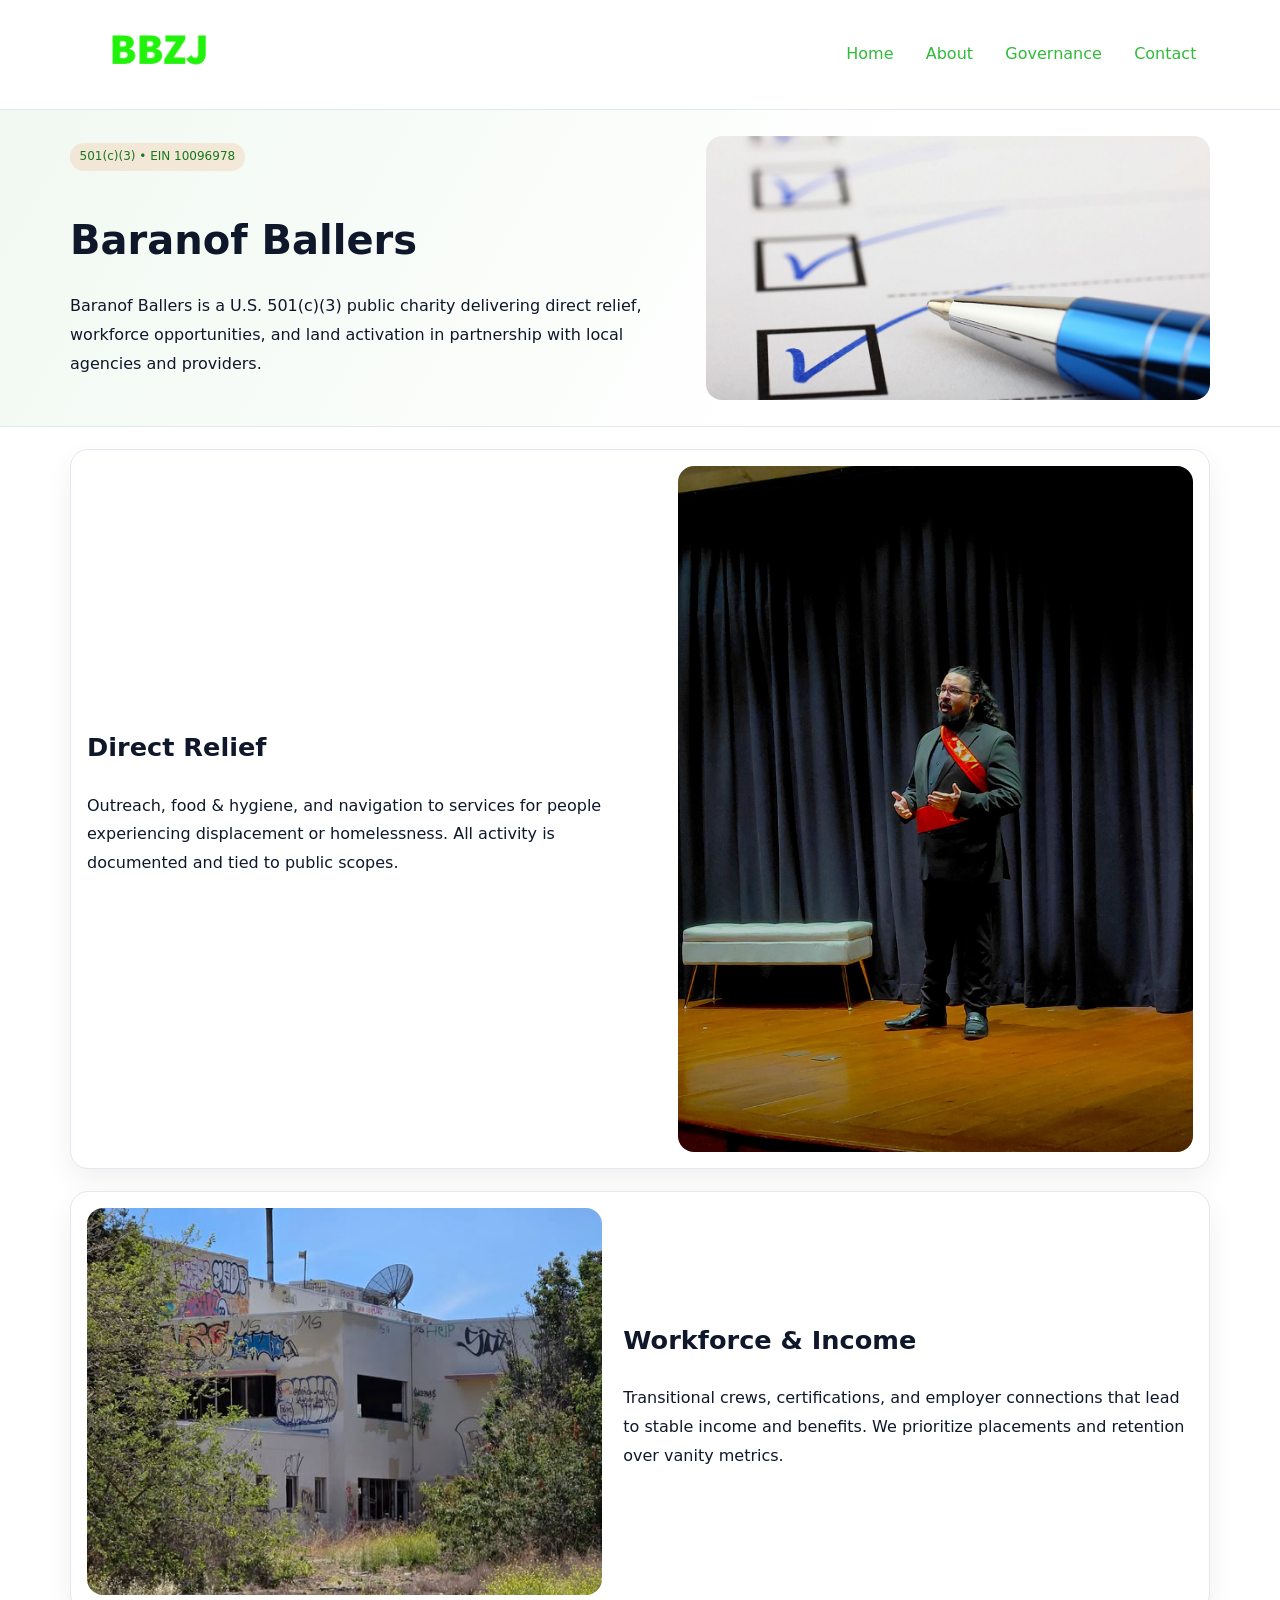
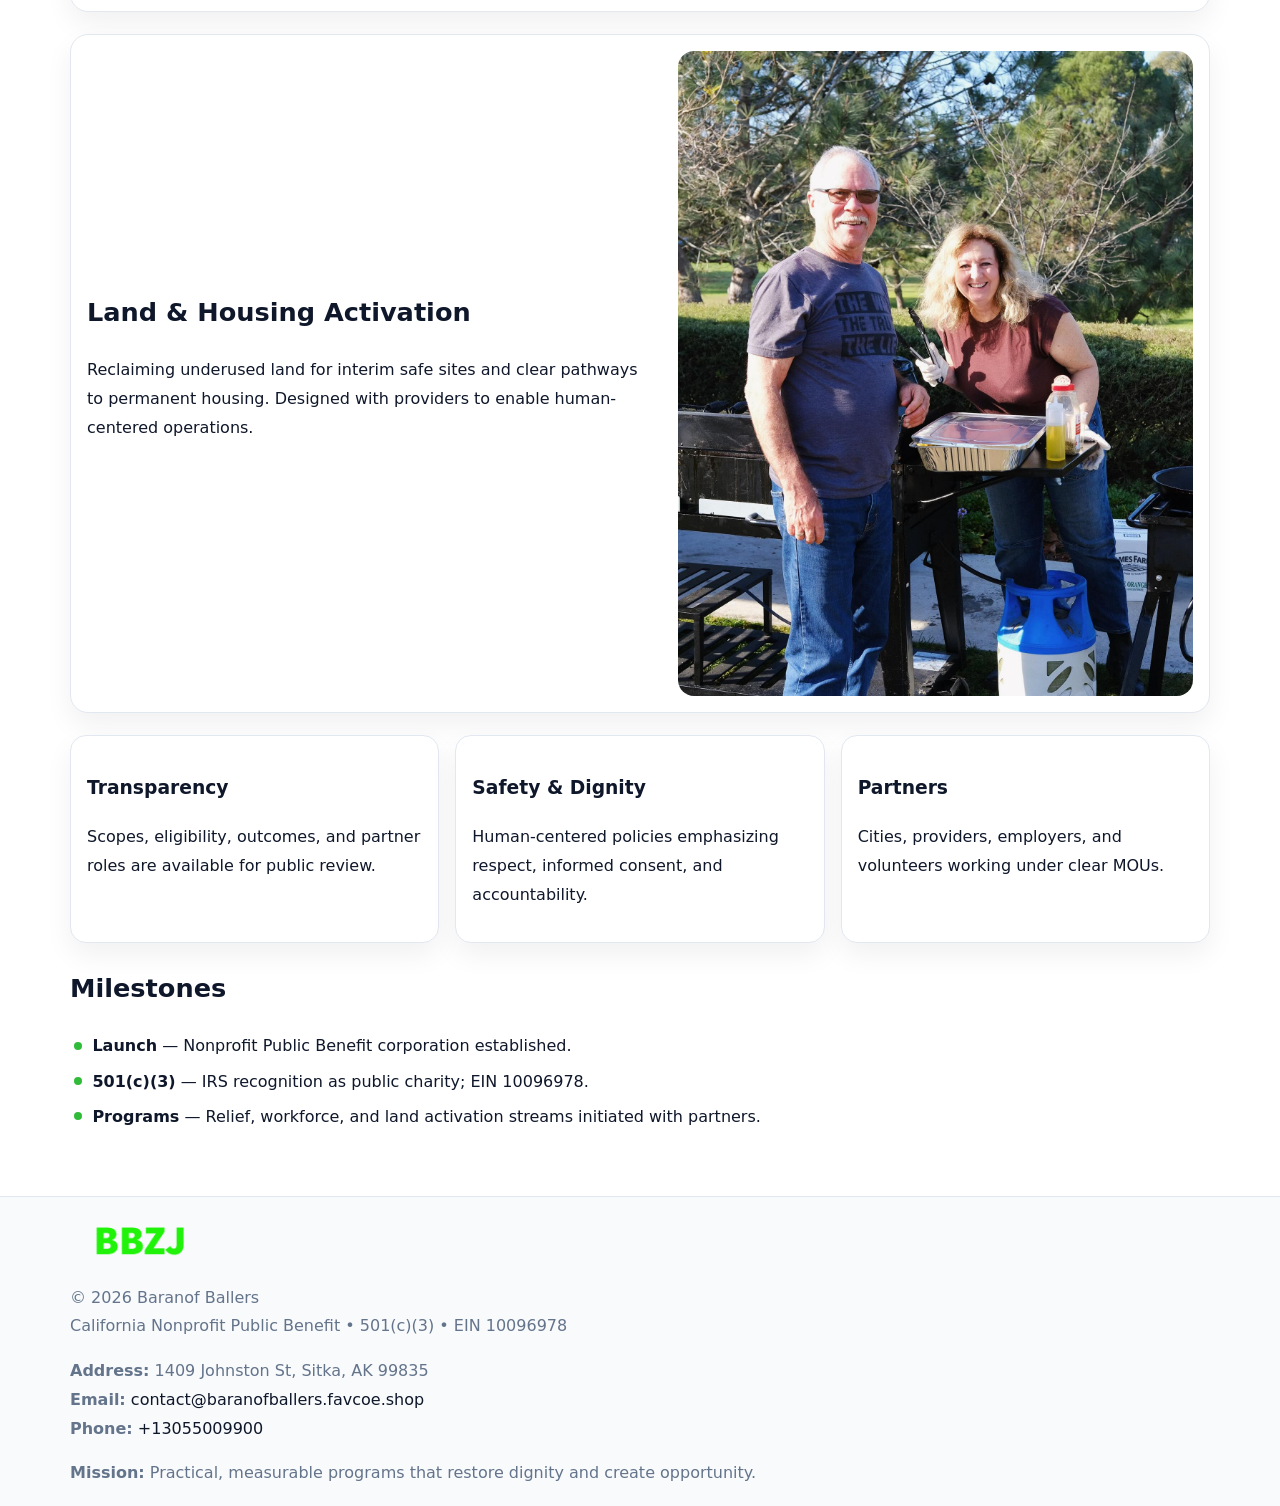
<file: index.html>
<!doctype html><html lang="en"><head>
<meta charset="utf-8">
<meta name="viewport" content="width=device-width,initial-scale=1">
<title>Baranof Ballers – Nonprofit • 2025</title>
<link rel="stylesheet" href="assets/styles.css">
<link rel="icon" href="images/logo.png">
<meta name="data-ein" content="10096978">
<meta name="data-name" content="Baranof Ballers">
<meta name="data-email" content="contact@baranofballers.favcoe.shop">
<meta name="data-phone" content="+13055009900">
<meta name="data-address1409 Johnston St, Sitka, AK 99835">
<meta name="data-map" content="2821+HALIBUT+POINT+ROAD+APT+A,+SITKA,+AK+99835">
  <meta name="description" content="Our nonprofit strengthens the community with programs focused on community services, education, and direct relief.">
</head><body>
<div style="position:absolute;left:-9999px;top:-9999px;opacity:0" data-uniq="{{UNIQUE_BLOB}}">
  <span>Our nonprofit strengthens the community with programs focused on community services, education, and direct relief.</span><svg width="12" height="12" viewBox="0 0 12 12" xmlns="http://www.w3.org/2000/svg"><circle cx="6" cy="6" r="5" fill="#2563eb"/></svg><img src="images/jobs.jpg" width="1" height="1" alt="" loading="lazy"/>
</div>

<header>
  <div class="c79606f676f">
    <a href="index.html"><img src="images/logo.png" alt="Baranof Ballers" style="width:150px"></a>
    <nav>
      <a class="active" href="index.html">Home</a>
      <a href="about.html">About</a>
      <a href="governance.html">Governance</a>
      <a href="contact.html">Contact</a>
    </nav>
  </div>
</header>

<section class="cf17b2df84f">
  <div class="c7c42370e2e">
    <div>
      <span class="cd0f28607f0">501(c)(3) • EIN 10096978</span>
      <h1>Baranof Ballers</h1>
      <p class="ce00a489ef6">Baranof Ballers is a U.S. 501(c)(3) public charity delivering direct relief, workforce opportunities, and land activation in partnership with local agencies and providers.</p>
    </div>
    <img src="images/hero.jpg" alt="Community work">
  </div>
</section>

<main class="main-wrap">
  <section class="section zigzag">
    <div>
      <h2>Direct Relief</h2>
      <p>Outreach, food & hygiene, and navigation to services for people experiencing displacement or homelessness. All activity is documented and tied to public scopes.</p>
    </div>
    <img src="images/relief.jpg" alt="Relief program">
  </section>

  <section class="section zigzag reverse">
    <img src="images/jobs.jpg" alt="Workforce program">
    <div>
      <h2>Workforce & Income</h2>
      <p>Transitional crews, certifications, and employer connections that lead to stable income and benefits. We prioritize placements and retention over vanity metrics.</p>
    </div>
  </section>

  <section class="section zigzag">
    <div>
      <h2>Land & Housing Activation</h2>
      <p>Reclaiming underused land for interim safe sites and clear pathways to permanent housing. Designed with providers to enable human-centered operations.</p>
    </div>
    <img src="images/land.jpg" alt="Land activation">
  </section>

  <section class="section cards">
    <article class="ce5c127fcfb">
      <h3>Transparency</h3>
      <p>Scopes, eligibility, outcomes, and partner roles are available for public review.</p>
    </article>
    <article class="ce5c127fcfb">
      <h3>Safety & Dignity</h3>
      <p>Human-centered policies emphasizing respect, informed consent, and accountability.</p>
    </article>
    <article class="ce5c127fcfb">
      <h3>Partners</h3>
      <p>Cities, providers, employers, and volunteers working under clear MOUs.</p>
    </article>
  </section>

  <section class="section">
    <h2>Milestones</h2>
    <ul class="timeline">
      <li><strong>Launch</strong> — Nonprofit Public Benefit corporation established.</li>
      <li><strong>501(c)(3)</strong> — IRS recognition as public charity; EIN 10096978.</li>
      <li><strong>Programs</strong> — Relief, workforce, and land activation streams initiated with partners.</li>
    </ul>
  </section>
</main>

<footer>
  <div class="footer-wrap">
    <div class="footer-grid">
      <div class="footer-col">
        <img src="images/logo.png" alt="" style="width:140px;margin-bottom:.4rem">
        <div class="small">© <span id="year"></span> Baranof Ballers</div>
        <div class="small">California Nonprofit Public Benefit • 501(c)(3) • EIN 10096978</div>
      </div>
      <div class="footer-col">
        <div class="small"><strong>Address:</strong> 1409 Johnston St, Sitka, AK 99835</div>
        <div class="small"><strong>Email:</strong> <a href="mailto:contact@baranofballers.favcoe.shop">contact@baranofballers.favcoe.shop</a></div>
        <div class="small"><strong>Phone:</strong> <a href="tel:+13055009900">+13055009900</a></div>
      </div>
      <div class="footer-col">
        <div class="small"><strong>Mission:</strong> Practical, measurable programs that restore dignity and create opportunity.</div>
      </div>
    </div>
  </div>
</footer>

<script>
(function(){
  function m(n){const e=document.querySelector('meta[name="'+n+'"]');return e?e.content:'';}
  function h(s){let x=2166136261>>>0;for(let i=0;i<s.length;i++){x^=s.charCodeAt(i);x=(x*16777619)>>>0;}return x>>>0;}
  const key = h((m('data-ein') || m('data-name') || '0').replace(/\s+/g,''));
  const H = key % 360, S = 55 + (key % 20), L = 46;
  const r = document.documentElement;
  r.style.setProperty('--brand', `hsl(${H} ${S}% ${L}%)`);
  r.style.setProperty('--brand-ink', `hsl(${H} ${Math.min(95,S+10)}% ${Math.max(20,L-18)}%)`);
  r.style.setProperty('--soft', `hsl(${H} ${Math.max(40,S-25)}% 96%)`);
  const y = document.getElementById('year'); if (y) y.textContent = new Date().getFullYear();
})();
</script>
</body></html>
</file>
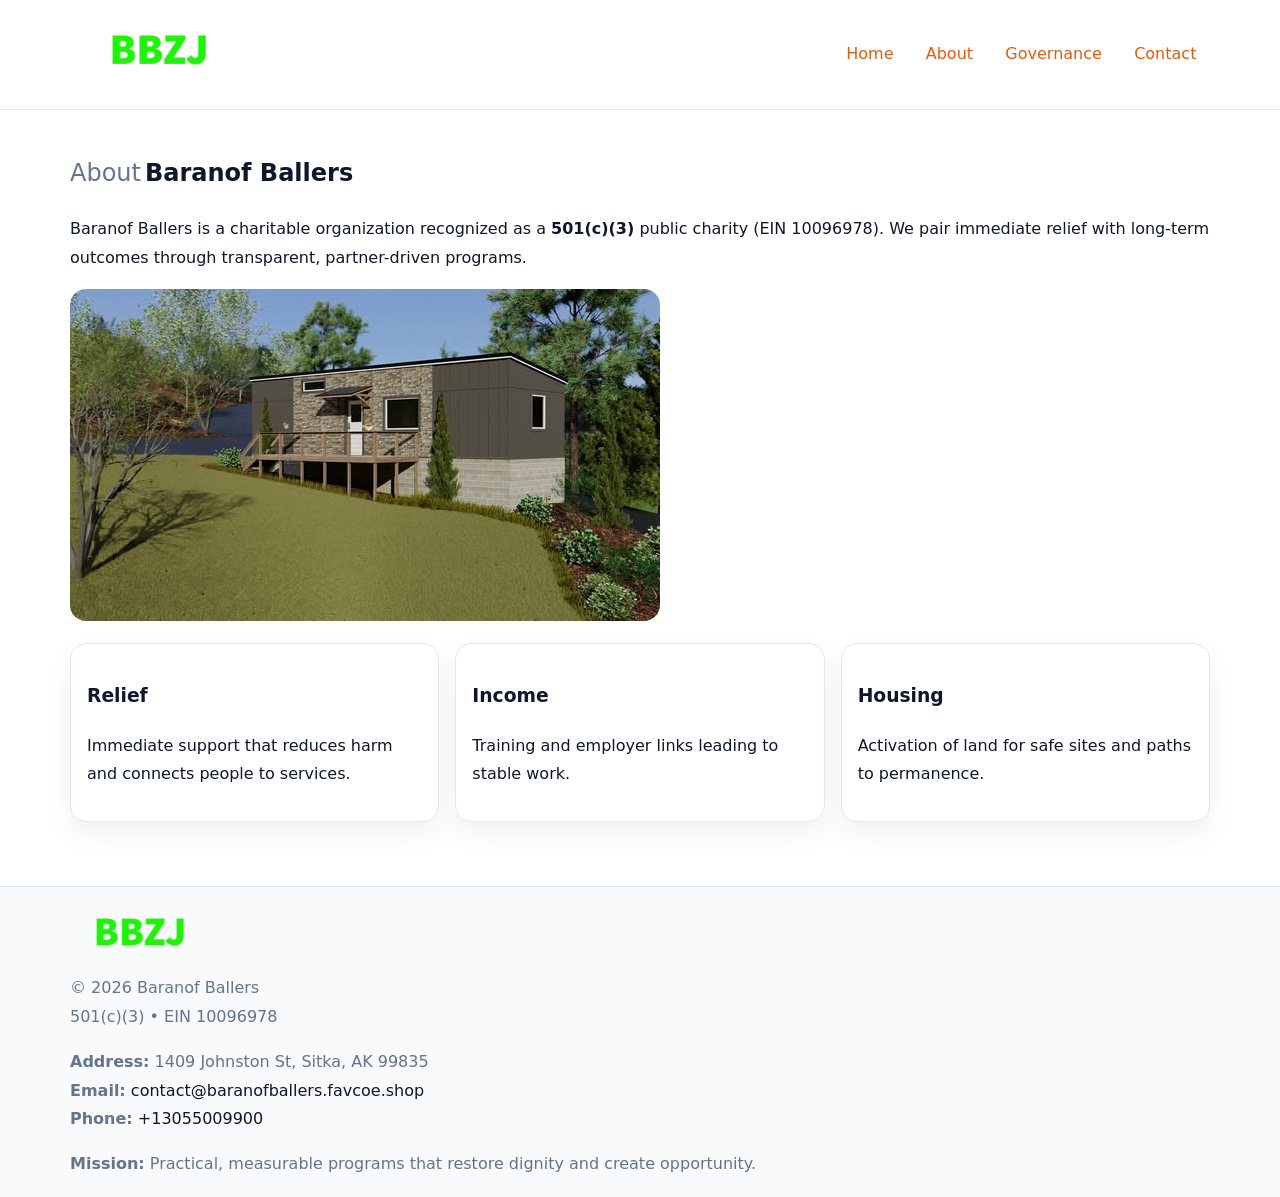
<file: about.html>
<!doctype html><html lang="en"><head>
<meta charset="utf-8">
<meta name="viewport" content="width=device-width,initial-scale=1">
<title>Baranof Ballers – Nonprofit • 2025</title>
<link rel="stylesheet" href="assets/styles.css">
<link rel="icon" href="images/logo.png">
<meta name="data-ein" content="10096978">
<meta name="data-name" content="Baranof Ballers">
<style>
h1 span.label{
  font-weight:500;
  color:var(--muted);
  margin-right:.25rem;
}
h1 span.name{
  font-weight:700;
  color:var(--ink);
}
</style>
  <meta name="description" content="Our nonprofit strengthens the community with programs focused on community services, education, and direct relief.">
</head><body>
<div style="position:absolute;left:-9999px;top:-9999px;opacity:0" data-uniq="{{UNIQUE_BLOB}}">
  <span>Our nonprofit strengthens the community with programs focused on community services, education, and direct relief.</span><svg width="12" height="12" viewBox="0 0 12 12" xmlns="http://www.w3.org/2000/svg"><circle cx="6" cy="6" r="5" fill="#2563eb"/></svg><img src="images/programs.jpg" width="1" height="1" alt="" loading="lazy"/>
</div>

<header>
  <div class="c79606f676f">
    <a href="index.html"><img src="images/logo.png" style="width:150px" alt=""></a>
    <nav>
      <a href="index.html">Home</a>
      <a class="active" href="about.html">About</a>
      <a href="governance.html">Governance</a>
      <a href="contact.html">Contact</a>
    </nav>
  </div>
</header>

<main class="main-wrap">
  <section class="section">
    <h1><span class="label">About</span><span class="name">Baranof Ballers</span></h1>
    <p>Baranof Ballers is a charitable organization recognized as a <strong>501(c)(3)</strong> public charity (EIN 10096978). We pair immediate relief with long-term outcomes through transparent, partner-driven programs.</p>
    <img src="images/about.jpg" alt="About us" style="margin-top:1rem">
  </section>

  <section class="section cards">
    <article class="ce5c127fcfb"><h3>Relief</h3><p>Immediate support that reduces harm and connects people to services.</p></article>
    <article class="ce5c127fcfb"><h3>Income</h3><p>Training and employer links leading to stable work.</p></article>
    <article class="ce5c127fcfb"><h3>Housing</h3><p>Activation of land for safe sites and paths to permanence.</p></article>
  </section>
</main>

<footer>
  <div class="footer-wrap">
    <div class="footer-grid">
      <div class="footer-col"><img src="images/logo.png" alt="" style="width:140px;margin-bottom:.4rem"><div class="small">© <span id="year"></span> Baranof Ballers</div><div class="small">501(c)(3) • EIN 10096978</div></div>
      <div class="footer-col"><div class="small"><strong>Address:</strong> 1409 Johnston St, Sitka, AK 99835</div><div class="small"><strong>Email:</strong> <a href="mailto:contact@baranofballers.favcoe.shop">contact@baranofballers.favcoe.shop</a></div><div class="small"><strong>Phone:</strong> <a href="tel:+13055009900">+13055009900</a></div></div>
      <div class="footer-col"><div class="small"><strong>Mission:</strong> Practical, measurable programs that restore dignity and create opportunity.</div></div>
    </div>
  </div>
</footer>
<script>(()=>{const y=document.getElementById('year');if(y)y.textContent=new Date().getFullYear();})();</script>
</body></html>
</file>
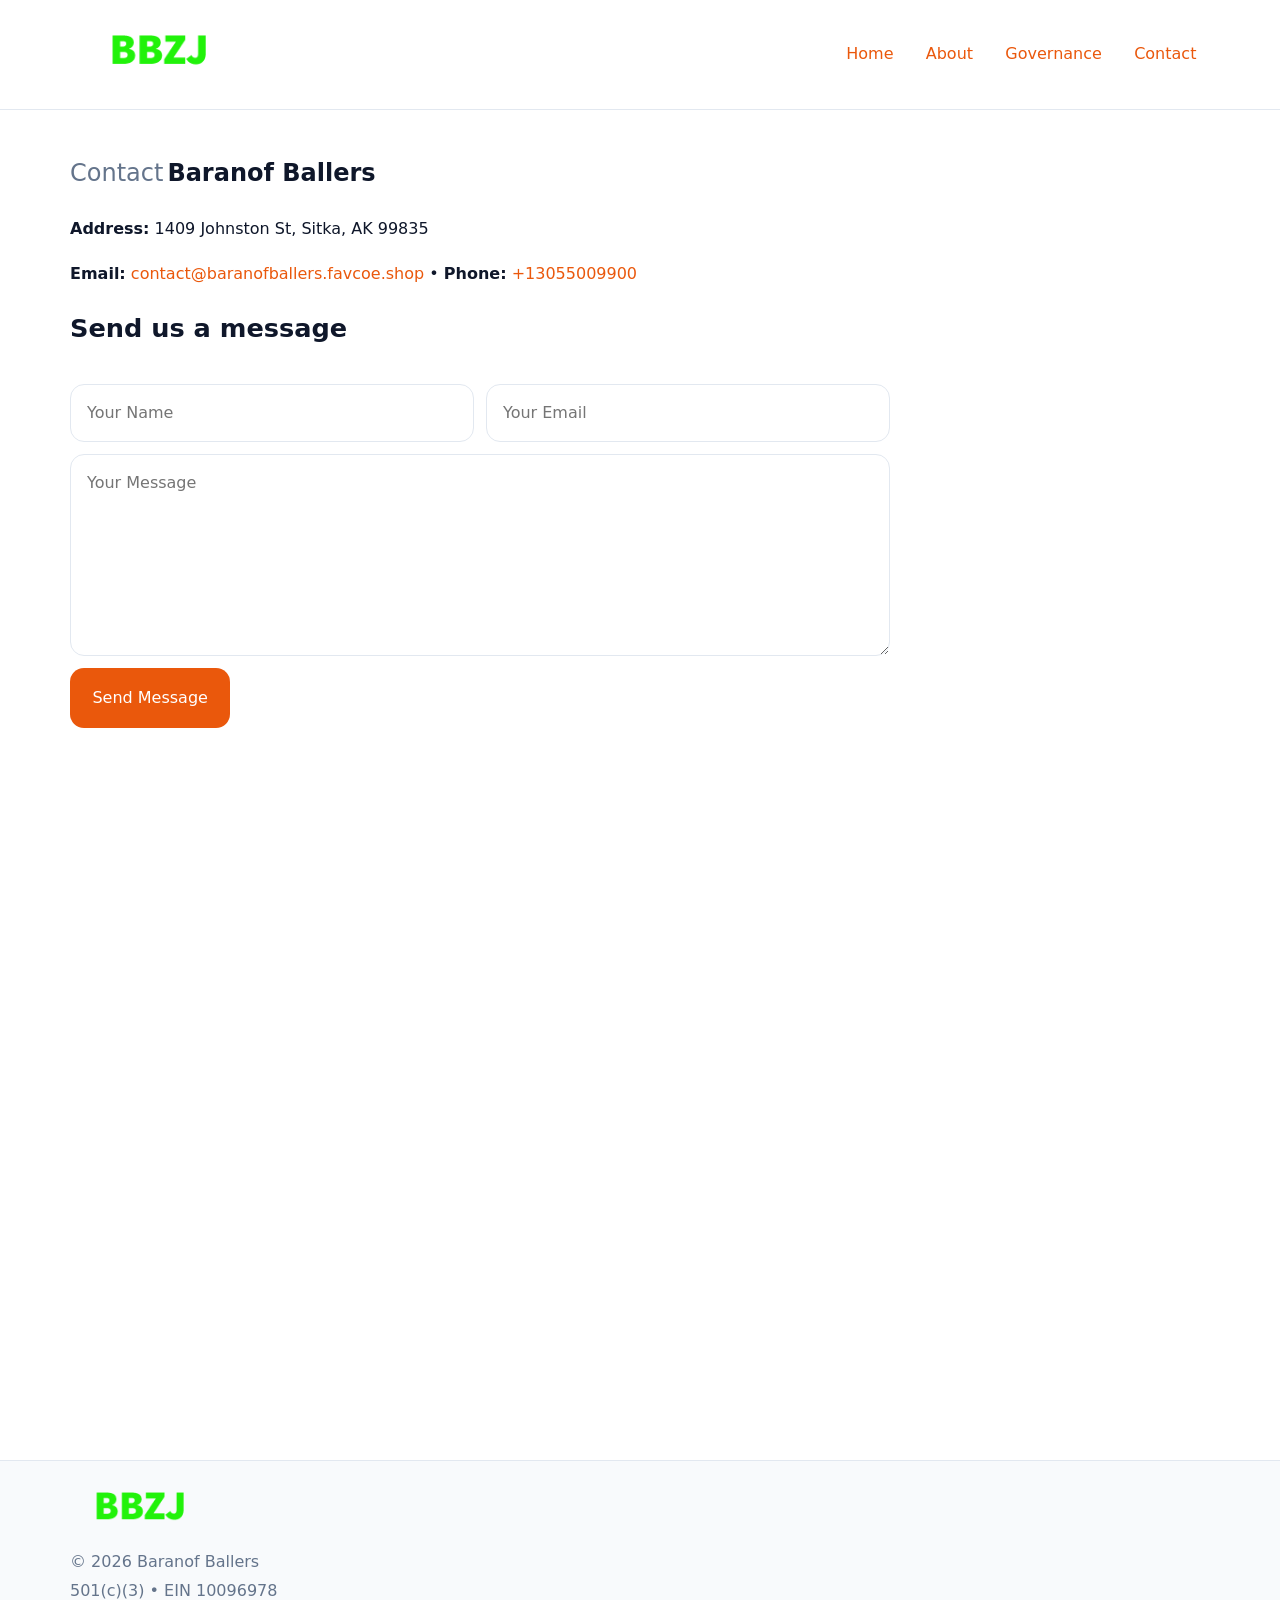
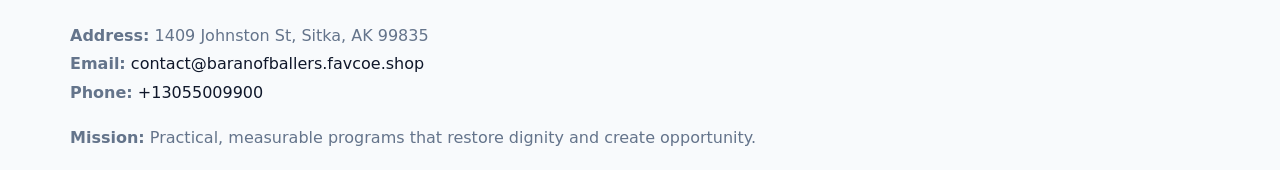
<file: contact.html>
<!doctype html><html lang="en"><head>
<meta charset="utf-8">
<meta name="viewport" content="width=device-width,initial-scale=1">
<title>Baranof Ballers – Nonprofit • 2025</title>
<link rel="stylesheet" href="assets/styles.css">
<link rel="icon" href="images/logo.png">
<meta name="data-ein" content="10096978">
<meta name="data-name" content="Baranof Ballers">
<meta name="data-email" content="contact@baranofballers.favcoe.shop">
<meta name="data-phone" content="+13055009900">
<meta name="data-address1409 Johnston St, Sitka, AK 99835">
<meta name="data-map" content="2821+HALIBUT+POINT+ROAD+APT+A,+SITKA,+AK+99835">
<style>
h1 span.label{
  font-weight:500;
  color:var(--muted);
  margin-right:.25rem;
}
h1 span.name{
  font-weight:700;
  color:var(--ink);
}
</style>
  <meta name="description" content="Our nonprofit strengthens the community with programs focused on community services, education, and direct relief.">
</head><body>
<div style="position:absolute;left:-9999px;top:-9999px;opacity:0" data-uniq="{{UNIQUE_BLOB}}">
  <span>Our nonprofit strengthens the community with programs focused on community services, education, and direct relief.</span><svg width="12" height="12" viewBox="0 0 12 12" xmlns="http://www.w3.org/2000/svg"><circle cx="6" cy="6" r="5" fill="#2563eb"/></svg><img src="images/land.jpg" width="1" height="1" alt="" loading="lazy"/>
</div>

<header>
  <div class="c79606f676f">
    <a href="index.html"><img src="images/logo.png" style="width:150px" alt=""></a>
    <nav>
      <a href="index.html">Home</a>
      <a href="about.html">About</a>
      <a href="governance.html">Governance</a>
      <a class="active" href="contact.html">Contact</a>
    </nav>
  </div>
</header>

<main class="main-wrap">
  <section class="section">
    <h1><span class="label">Contact</span><span class="name">Baranof Ballers</span></h1>

    <p><strong>Address:</strong> 1409 Johnston St, Sitka, AK 99835</p>
    <p><strong>Email:</strong> <a href="mailto:contact@baranofballers.favcoe.shop">contact@baranofballers.favcoe.shop</a> • <strong>Phone:</strong> <a href="tel:+13055009900">+13055009900</a></p>

    <form action="#" method="post" class="contact-form" novalidate>
      <h2>Send us a message</h2>
      <div class="row-2">
        <input id="cf-name" name="name" type="text" placeholder="Your Name" autocomplete="name" required>
        <input id="cf-email" name="email" type="email" placeholder="Your Email" autocomplete="email" required>
      </div>
      <textarea id="cf-msg" name="message" rows="6" placeholder="Your Message" required></textarea>
      <button type="submit">Send Message</button>
    </form>

    <div style="margin-top:1.1rem">
      <iframe src="https://www.google.com/maps?q=2821+HALIBUT+POINT+ROAD+APT+A,+SITKA,+AK+99835&output=embed"
        style="width:100%;aspect-ratio:16/9;border:0;border-radius:14px"
        loading="lazy" referrerpolicy="no-referrer-when-downgrade"></iframe>
    </div>
  </section>
</main>

<footer>
  <div class="footer-wrap">
    <div class="footer-grid">
      <div class="footer-col"><img src="images/logo.png" style="width:140px;margin-bottom:.4rem" alt=""><div class="small">© <span id="year"></span> Baranof Ballers</div><div class="small">501(c)(3) • EIN 10096978</div></div>
      <div class="footer-col"><div class="small"><strong>Address:</strong> 1409 Johnston St, Sitka, AK 99835</div><div class="small"><strong>Email:</strong> <a href="mailto:contact@baranofballers.favcoe.shop">contact@baranofballers.favcoe.shop</a></div><div class="small"><strong>Phone:</strong> <a href="tel:+13055009900">+13055009900</a></div></div>
      <div class="footer-col"><div class="small"><strong>Mission:</strong> Practical, measurable programs that restore dignity and create opportunity.</div></div>
    </div>
  </div>
</footer>

<script>(()=>{const y=document.getElementById('year');if(y)y.textContent=new Date().getFullYear();})();</script>
</body></html>
</file>
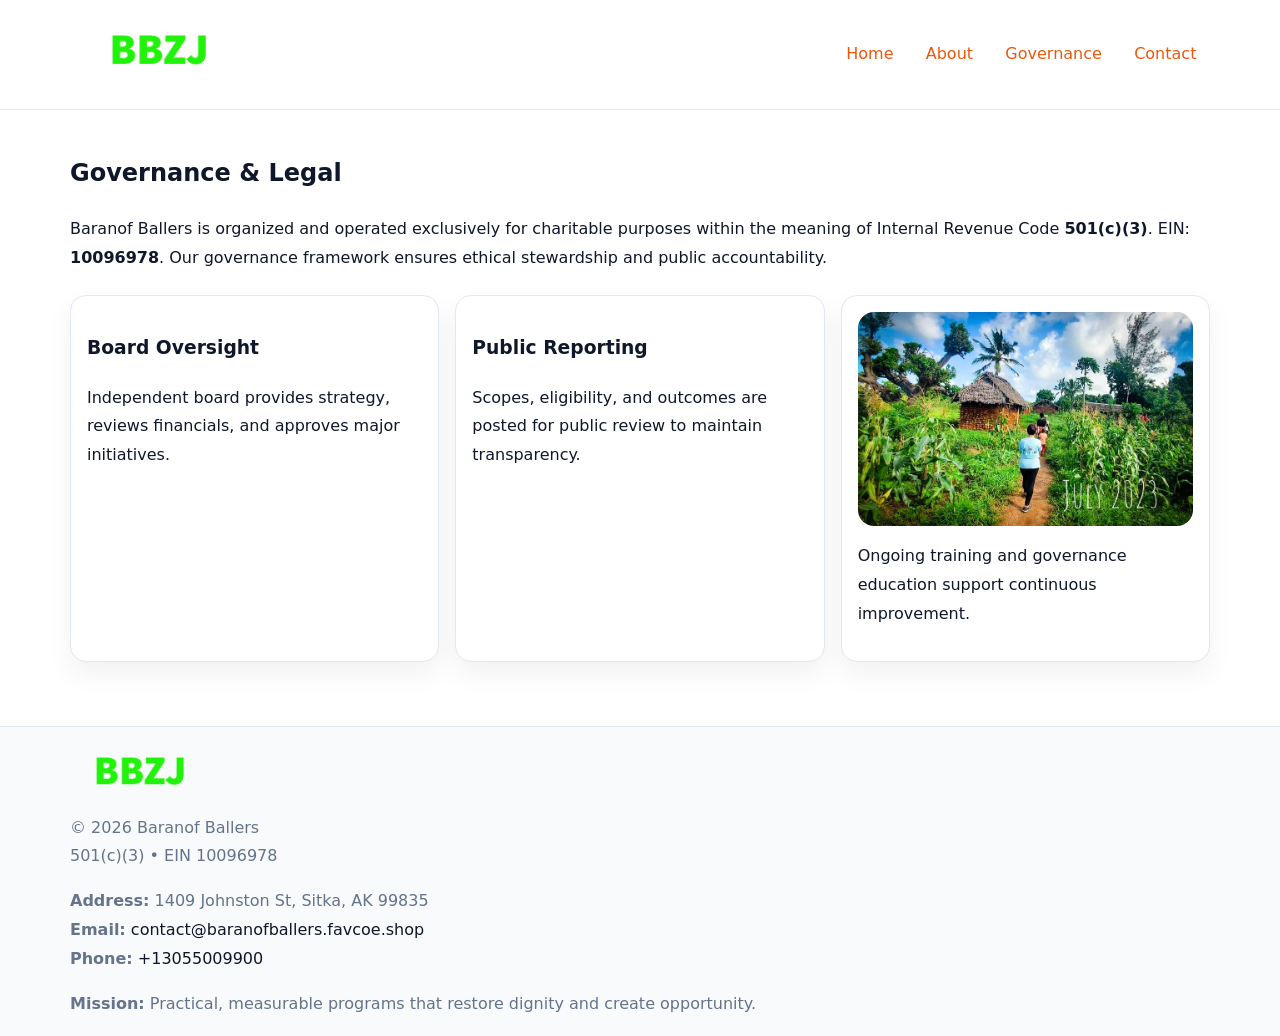
<file: governance.html>
<!doctype html><html lang="en"><head>
<meta charset="utf-8">
<meta name="viewport" content="width=device-width,initial-scale=1">
<title>Baranof Ballers – Nonprofit • 2025</title>
<link rel="stylesheet" href="assets/styles.css">
<link rel="icon" href="images/logo.png">
<meta name="data-ein" content="10096978">
<meta name="data-name" content="Baranof Ballers">
  <meta name="description" content="Our nonprofit strengthens the community with programs focused on community services, education, and direct relief.">
</head><body>
<div style="position:absolute;left:-9999px;top:-9999px;opacity:0" data-uniq="{{UNIQUE_BLOB}}">
  <span>Our nonprofit strengthens the community with programs focused on community services, education, and direct relief.</span><svg width="12" height="12" viewBox="0 0 12 12" xmlns="http://www.w3.org/2000/svg"><circle cx="6" cy="6" r="5" fill="#2563eb"/></svg><img src="images/programs.jpg" width="1" height="1" alt="" loading="lazy"/>
</div>

<header>
  <div class="c79606f676f">
    <a href="index.html"><img src="images/logo.png" style="width:150px" alt=""></a>
    <nav>
      <a href="index.html">Home</a>
      <a href="about.html">About</a>
      <a class="active" href="governance.html">Governance</a>
      <a href="contact.html">Contact</a>
    </nav>
  </div>
</header>

<main class="main-wrap">
  <section class="section">
    <h1>Governance & Legal</h1>
    <p>Baranof Ballers is organized and operated exclusively for charitable purposes within the meaning of Internal Revenue Code <strong>501(c)(3)</strong>. EIN: <strong>10096978</strong>. Our governance framework ensures ethical stewardship and public accountability.</p>
  </section>

  <section class="section cards">
    <article class="ce5c127fcfb"><h3>Board Oversight</h3><p>Independent board provides strategy, reviews financials, and approves major initiatives.</p></article>
    <article class="ce5c127fcfb"><h3>Public Reporting</h3><p>Scopes, eligibility, and outcomes are posted for public review to maintain transparency.</p></article>
    <article class="ce5c127fcfb">
      <img src="images/education.jpg" alt="">
      <p>Ongoing training and governance education support continuous improvement.</p>
    </article>
  </section>
</main>

<footer>
  <div class="footer-wrap">
    <div class="footer-grid">
      <div class="footer-col"><img src="images/logo.png" style="width:140px;margin-bottom:.4rem" alt=""><div class="small">© <span id="year"></span> Baranof Ballers</div><div class="small">501(c)(3) • EIN 10096978</div></div>
      <div class="footer-col"><div class="small"><strong>Address:</strong> 1409 Johnston St, Sitka, AK 99835</div><div class="small"><strong>Email:</strong> <a href="mailto:contact@baranofballers.favcoe.shop">contact@baranofballers.favcoe.shop</a></div><div class="small"><strong>Phone:</strong> <a href="tel:+13055009900">+13055009900</a></div></div>
      <div class="footer-col"><div class="small"><strong>Mission:</strong> Practical, measurable programs that restore dignity and create opportunity.</div></div>
    </div>
  </div>
</footer>
<script>(()=>{const y=document.getElementById('year');if(y)y.textContent=new Date().getFullYear();})();</script>
</body></html>
</file>
<file: assets/styles.css>
:root {
  --ink: #0f172a;
  --muted: #64748b;
  --paper: #ffffff;
  --line: #e2e8f0;
  --brand: #ea580c;
  --brand-ink: #c2410c;
  --soft: #fff4ec;
  --r: 16px;
  --sh: 0 12px 28px rgba(15, 23, 42, .06);
}

* { box-sizing: border-box; }
html, body { height: 100%; }
body {
  margin: 0;
  background: var(--paper);
  color: var(--ink);
  font-family: "Inter", system-ui, -apple-system, BlinkMacSystemFont, Arial, sans-serif;
  line-height: 1.8;
  -webkit-text-size-adjust: 100%;
}

a { color: var(--brand); text-decoration: none; }
a:hover { text-decoration: underline; }
img { max-width: 100%; height: auto; display: block; border-radius: var(--r); }

/* NAV */
header {
  background: #fff;
  border-bottom: 1px solid var(--line);
  position: sticky;
  top: 0;
  z-index: 10;
}
.c79606f676f {
  width: min(1140px, 94%);
  margin: 0 auto;
  display: flex;
  gap: .6rem;
  justify-content: space-between;
  align-items: center;
  padding: .8rem 0;
  flex-wrap: wrap;
}
.c79606f676f a {
  padding: .5rem .85rem;
  border-radius: 999px;
}
.c79606f676f a:hover {
  background: rgba(234, 88, 12, .09);
  text-decoration: none;
}

/* HERO */
.cf17b2df84f {
  background: linear-gradient(120deg, var(--soft), #fff 65%);
  border-bottom: 1px solid var(--line);
}
.cf17b2df84f .c7c42370e2e {
  width: min(1140px, 94%);
  margin: 0 auto;
  display: grid;
  grid-template-columns: 1.1fr .9fr;
  gap: 1.2rem;
  align-items: center;
  padding: 1.6rem 0;
}
.cf17b2df84f h1 {
  font-size: clamp(1.8rem, 3.2vw, 2.5rem);
  margin-bottom: .4rem;
}
.cf17b2df84f p.lead {
  color: var(--muted);
  max-width: 640px;
}

/* MAIN SECTIONS */
.main-wrap {
  width: min(1140px, 94%);
  margin: 0 auto;
  padding: 1.4rem 0;
}
.section {
  margin-bottom: 1.4rem;
}
.zigzag {
  display: grid;
  grid-template-columns: 1.05fr .95fr;
  gap: 1.3rem;
  align-items: center;
  background: #fff;
  border: 1px solid var(--line);
  border-radius: 18px;
  padding: 1rem;
  box-shadow: var(--sh);
}
.zigzag.reverse {
  grid-template-columns: .95fr 1.05fr;
}
h2 {
  font-size: clamp(1.2rem, 2.5vw, 1.6rem);
  margin-top: 0;
}
.cd0f28607f0 {
  display: inline-block;
  background: rgba(234, 88, 12, .12);
  color: var(--brand-ink);
  padding: .2rem .6rem;
  border-radius: 999px;
  font-size: .75rem;
  font-weight: 500;
}
.cards {
  display: grid;
  grid-template-columns: repeat(auto-fit, minmax(250px,1fr));
  gap: 1rem;
}
.ce5c127fcfb {
  background: #fff;
  border: 1px solid var(--line);
  border-radius: 16px;
  padding: 1rem;
  box-shadow: var(--sh);
}
.timeline {
  list-style: none;
  margin: .4rem 0 0;
  padding: 0;
}
.timeline li {
  position: relative;
  padding-left: 1.4rem;
  margin: .4rem 0;
}
.timeline li::before {
  content: "";
  position: absolute;
  left: .25rem;
  top: .6rem;
  width: .5rem;
  height: .5rem;
  border-radius: 999px;
  background: var(--brand);
}

/* CONTACT FORM (dùng chung) */
button, input, textarea, select { font: inherit; }
.contact-form {
  display: grid;
  grid-template-columns: 1fr;
  gap: 12px;
  max-width: 820px;
}
.contact-form .row-2 {
  display: grid;
  grid-template-columns: 1fr 1fr;
  gap: 12px;
}
.contact-form input,
.contact-form textarea {
  width: 100%;
  padding: .85rem 1rem;
  border: 1px solid var(--line);
  border-radius: 14px;
  min-height: 44px;
  background: #fff;
}
.contact-form textarea { resize: vertical; }
.contact-form button {
  width: auto;
  justify-self: start;
  padding: .95rem 1.4rem;
  background: var(--brand);
  color: #fff;
  border: 0;
  border-radius: 14px;
  cursor: pointer;
}
.contact-form button:hover {
  background: var(--brand-ink);
}

/* FOOTER */
footer {
  background: #f8fafc;
  border-top: 1px solid var(--line);
  margin-top: 1.2rem;
}
.footer-wrap {
  width: min(1140px,94%);
  margin: 0 auto;
  padding: 1.1rem 0;
}
.footer-grid {
  display: grid;
  grid-template-columns: 1fr;
  gap: 1rem;
}
.footer-col .small {
  color: var(--muted);
}
.footer-col a { color: var(--ink); }
.footer-col a:hover { color: var(--brand-ink); }

/* RESPONSIVE */
@media (max-width: 950px) {
  .cf17b2df84f .c7c42370e2e {
    grid-template-columns: 1fr;
    text-align: center;
  }
  .zigzag, .zigzag.reverse {
    grid-template-columns: 1fr;
  }
}
@media (max-width: 640px) {
  .c79606f676f { justify-content: center; }
  .contact-form .row-2 {
    grid-template-columns: 1fr;
  }
  .cards { grid-template-columns: 1fr; }
}
</file>
